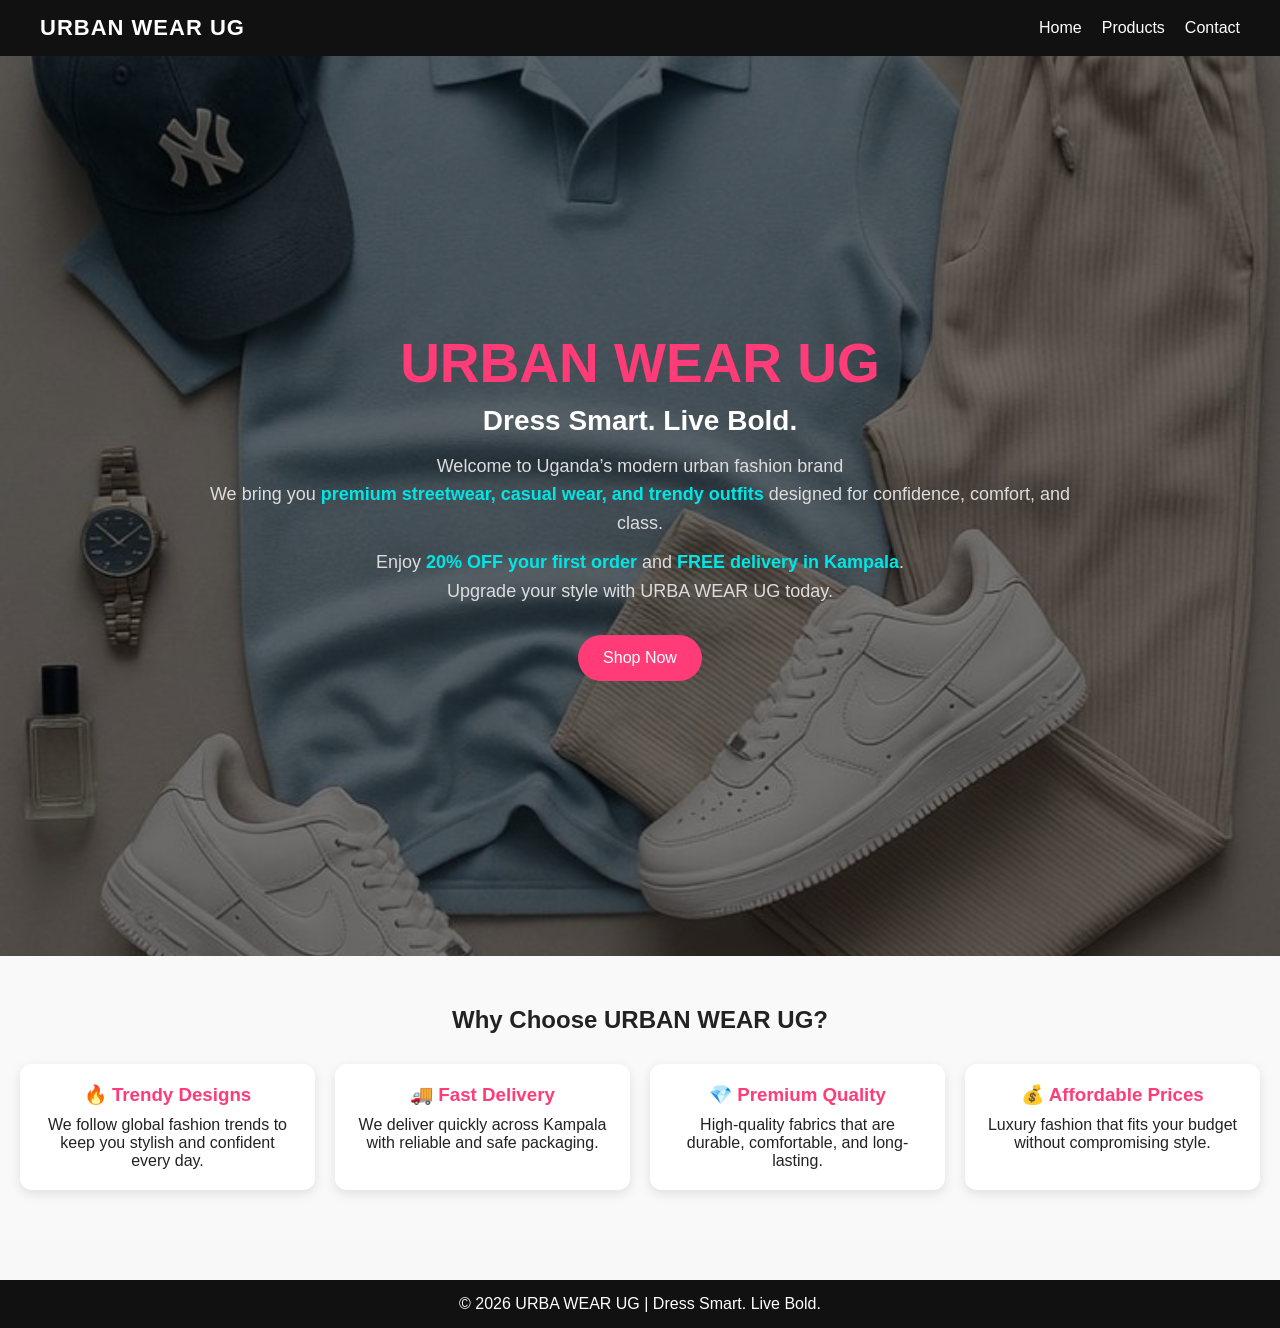
<file: index.html>
<!DOCTYPE html>
<html lang="en">
<head>
    <meta charset="UTF-8">
    <title>URBAN WEAR UG - Home</title>
    <link rel="stylesheet" href="style.css">

    <style>
        /* HERO BACKGROUND FULL PAGE */
        .hero {
            height: 100vh;
            background: url('fash2.jpg') center/cover no-repeat;
            position: relative;
            display: flex;
            align-items: center;
            justify-content: center;
            padding: 20px;
        }

        /* DARK OVERLAY FOR READABILITY */
        .hero::before {
            content: "";
            position: absolute;
            top:0;
            left:0;
            width:100%;
            height:100%;
            background:;
        }

        /* CONTENT BOX */
        .hero-content {
            position: relative;
            z-index: 2;
            text-align: center;
            max-width: 900px;
            color: #fff;
            animation: fadeIn 1.2s ease-in-out;
        }

        /* ANIMATION */
        @keyframes fadeIn {
            from {opacity: 0; transform: translateY(20px);}
            to {opacity: 1; transform: translateY(0);}
        }

        .hero h1 {
            font-size: 55px;
            color: #ff3c78;
            margin-bottom: 10px;
        }

        .hero h2 {
            font-size: 28px;
            margin-bottom: 15px;
            color: #ffffff;
        }

        .hero p {
            font-size: 18px;
            line-height: 1.6;
            color: #ddd;
        }

        .highlight {
            color: #00e6e6;
            font-weight: bold;
        }

        .btn {
            margin-top: 20px;
            padding: 14px 25px;
            background: #ff3c78;
            border: none;
            color: white;
            font-size: 16px;
            border-radius: 30px;
            cursor: pointer;
            transition: 0.3s;
        }

        .btn:hover {
            background: #00e6e6;
            color: #111;
        }

        /* INFO SECTION */
        .info-section {
            background: #f9f9f9;
            padding: 50px 20px;
            text-align: center;
        }

        .info-boxes {
            display: grid;
            grid-template-columns: repeat(auto-fit, minmax(250px, 1fr));
            gap: 20px;
            margin-top: 30px;
        }

        .box {
            background: white;
            padding: 20px;
            border-radius: 12px;
            box-shadow: 0 4px 12px rgba(0,0,0,0.1);
        }

        .box h3 {
            color: #ff3c78;
            margin-bottom: 10px;
        }

        footer {
            background: #111;
            color: white;
            text-align: center;
            padding: 15px;
        }
    </style>
</head>

<body>

<!-- NAVBAR -->
<nav>
    <h1>URBAN WEAR UG</h1>
    <ul>
        <li><a href="index.html">Home</a></li>
        <li><a href="products.html">Products</a></li>
        <li><a href="contact.html">Contact</a></li>
    </ul>
</nav>

<!-- HERO SECTION -->
<section class="hero">
    <div class="hero-content">
        <h1>URBAN WEAR UG</h1>
        <h2>Dress Smart. Live Bold.</h2>

        <p>
            Welcome to Uganda’s modern urban fashion brand<br>
            We bring you <span class="highlight">premium streetwear, casual wear, and trendy outfits</span>
            designed for confidence, comfort, and class.
        </p>

        <p>
            Enjoy <span class="highlight">20% OFF your first order</span> and
            <span class="highlight">FREE delivery in Kampala</span>.<br>
            Upgrade your style with URBA WEAR UG today.
        </p>

        <button class="btn" onclick="location.href='products.html'">
            Shop Now
        </button>
    </div>
</section>

<!-- INFO SECTION -->
<section class="info-section">
    <h2>Why Choose URBAN WEAR UG?</h2>

    <div class="info-boxes">

        <div class="box">
            <h3>🔥 Trendy Designs</h3>
            <p>We follow global fashion trends to keep you stylish and confident every day.</p>
        </div>

        <div class="box">
            <h3>🚚 Fast Delivery</h3>
            <p>We deliver quickly across Kampala with reliable and safe packaging.</p>
        </div>

        <div class="box">
            <h3>💎 Premium Quality</h3>
            <p>High-quality fabrics that are durable, comfortable, and long-lasting.</p>
        </div>

        <div class="box">
            <h3>💰 Affordable Prices</h3>
            <p>Luxury fashion that fits your budget without compromising style.</p>
        </div>

    </div>
</section>

<!-- FOOTER -->
<footer>
    <p>&copy; 2026 URBA WEAR UG | Dress Smart. Live Bold.</p>
</footer>

</body>
</html>
</file>
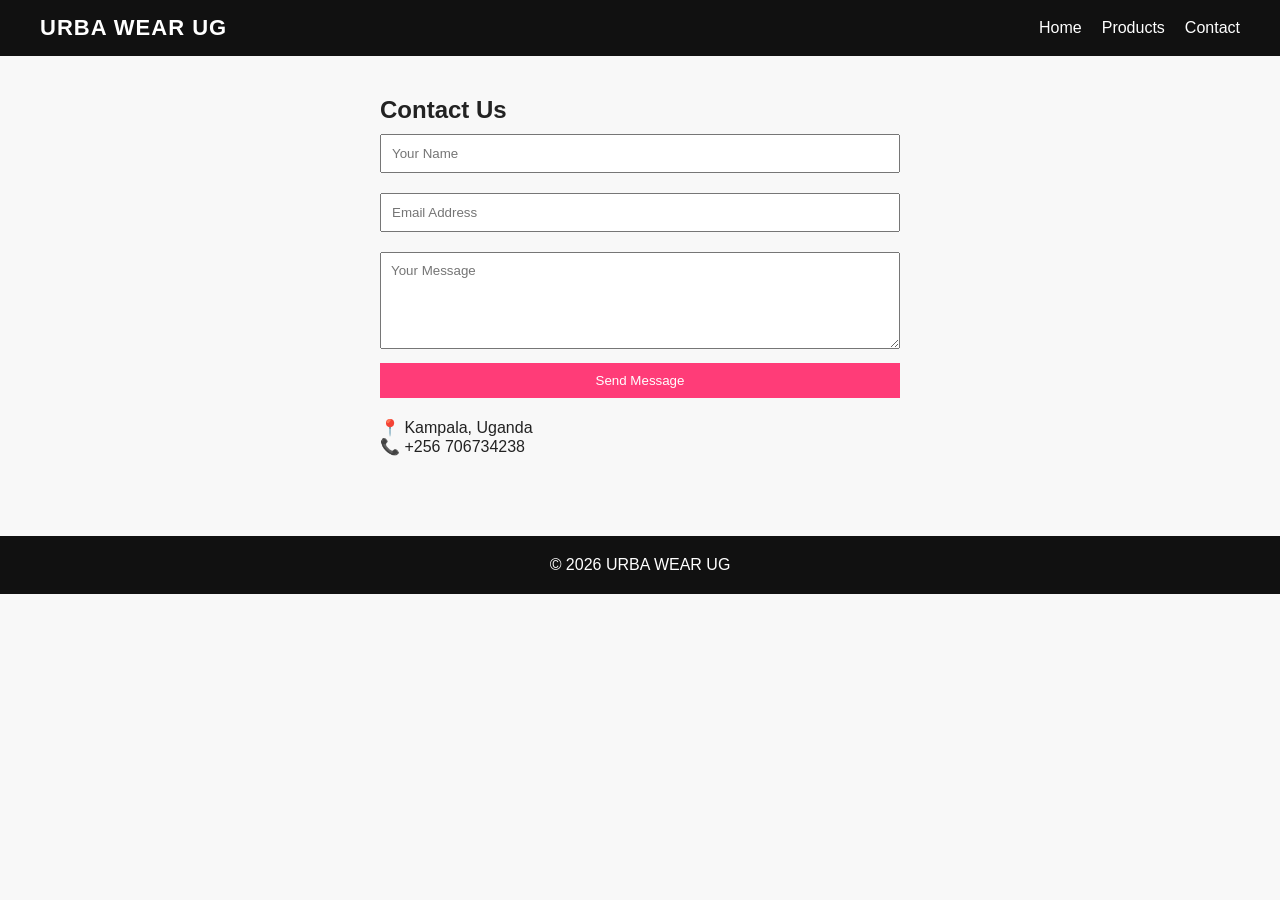
<file: contact.html>
<!DOCTYPE html>
<html>
<head>
    <title>Contact - URBA WEAR UG</title>
    <link rel="stylesheet" href="style.css">
</head>
<body>

<nav>
    <h1>URBA WEAR UG</h1>
    <ul>
        <li><a href="index.html">Home</a></li>
        <li><a href="products.html">Products</a></li>
        <li><a href="contact.html">Contact</a></li>
    </ul>
</nav>

<section class="contact">
    <h2>Contact Us</h2>

    <form>
        <input type="text" placeholder="Your Name" required>
        <input type="email" placeholder="Email Address" required>
        <textarea rows="5" placeholder="Your Message"></textarea>
        <button type="submit">Send Message</button>
    </form>

    <p style="margin-top:20px;">
        📍 Kampala, Uganda <br>
        📞 +256 706734238
    </p>
</section>

<footer>
    <p>&copy; 2026 URBA WEAR UG</p>
</footer>

</body>
</html>
</file>
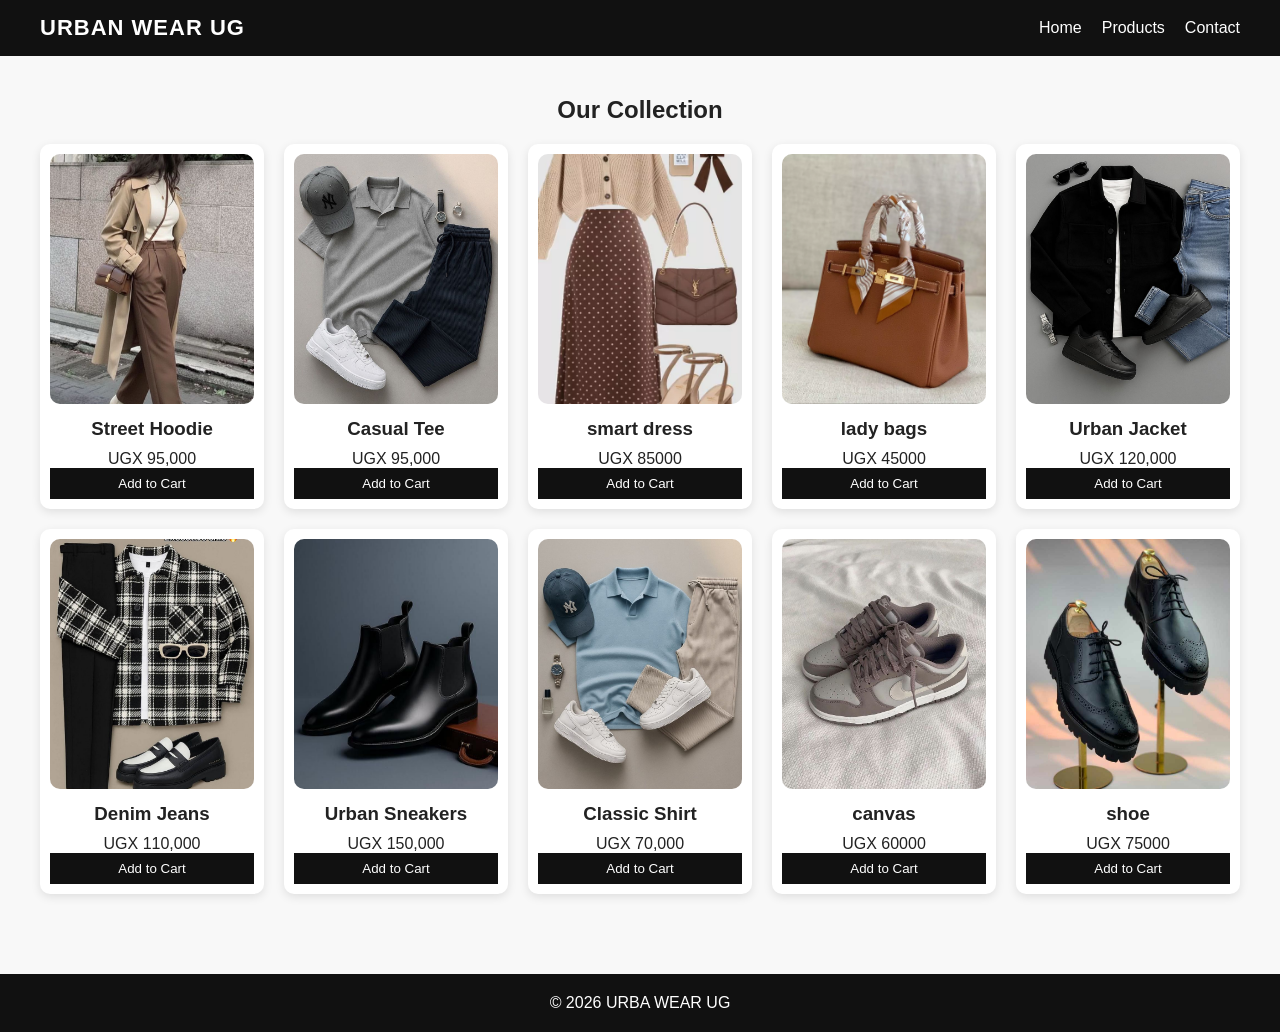
<file: products.html>
<!DOCTYPE html>
<html>
<head>
    <title>Products - URBAN WEAR UG</title>
    <link rel="stylesheet" href="style.css">
</head>
<body>

<nav>
    <h1>URBAN WEAR UG</h1>
    <ul>
        <li><a href="index.html">Home</a></li>
        <li><a href="products.html">Products</a></li>
        <li><a href="contact.html">Contact</a></li>
    </ul>
</nav>

<section class="products">
    <h2>Our Collection</h2>

    <div class="product-grid">

      

        <div class="product">
            <img src="fash7.jpg">
            <h3>Street Hoodie</h3>
            <p>UGX 95,000</p>
            <button onclick="addToCart('Street Hoodie')">Add to Cart</button>
        </div>


        <div class="product">
            <img src="fash1.jpg">
            <h3>Casual Tee</h3>
            <p>UGX 95,000</p>
            <button onclick="addToCart('Casual Tee')">Add to Cart</button>
        </div>
         <div class="product">
            <img src="fash5.webp">
            <h3>smart dress</h3>
            <p>UGX 85000</p>
            <button onclick="addToCart('Classic Shirt')">Add to Cart</button>
        </div>
         <div class="product">
            <img src="bag2.webp">
            <h3>lady bags</h3>
            <p>UGX 45000</p>
            <button onclick="addToCart('Classic Shirt')">Add to Cart</button>
        </div>
  <div class="product">
            <img src="fash4.jpg">
            <h3>Urban Jacket</h3>
            <p>UGX 120,000</p>
            <button onclick="addToCart('Urban Jacket')">Add to Cart</button>
        </div>
        <div class="product">
            <img src="fash3.jpg">
            <h3>Denim Jeans</h3>
            <p>UGX 110,000</p>
            <button onclick="addToCart('Denim Jeans')">Add to Cart</button>
        </div>

        <div class="product">
            <img src="sh1.jpg">
            <h3>Urban Sneakers</h3>
            <p>UGX 150,000</p>
            <button onclick="addToCart('Urban Sneakers')">Add to Cart</button>
        </div>

        <div class="product">
            <img src="fash2.jpg">
            <h3>Classic Shirt</h3>
            <p>UGX 70,000</p>
            <button onclick="addToCart('Classic Shirt')">Add to Cart</button>
        </div>
 
       
        <div class="product">
            <img src="sh5.jpg">
            <h3>canvas</h3>
            <p>UGX 60000</p>
            <button onclick="addToCart('Classic Shirt')">Add to Cart</button>
        </div>
         <div class="product">
            <img src="sh2.jpg">
            <h3>shoe</h3>
            <p>UGX 75000</p>
            <button onclick="addToCart('Classic Shirt')">Add to Cart</button>
        </div>
    </div>
</section>

<footer>
    <p>&copy; 2026 URBA WEAR UG</p>
</footer>

<script>
let cart = [];

function addToCart(product) {
    cart.push(product);
    alert(product + " added to cart!");
    console.log(cart);
}
</script>

</body>
</html>
</file>
<file: style.css>
/* GLOBAL STYLES */
* {
    margin: 0;
    padding: 0;
    box-sizing: border-box;
    font-family: 'Segoe UI', Tahoma, Geneva, Verdana, sans-serif;
}

body {
    background-color: #f8f8f8;
    color: #222;
}

/* NAVBAR */
nav {
    background: #111;
    padding: 15px 40px;
    display: flex;
    justify-content: space-between;
    align-items: center;
}

nav h1 {
    color: #fff;
    font-size: 22px;
    letter-spacing: 1px;
}

nav ul {
    list-style: none;
    display: flex;
    gap: 20px;
}

nav ul li a {
    color: white;
    text-decoration: none;
    transition: 0.3s;
}

nav ul li a:hover {
    color: #ff3c78;
}

/* HERO */
.hero {
    height: 90vh;
    background: url('https://images.unsplash.com/photo-1521334884684-d80222895322') center/cover no-repeat;
    display: flex;
    align-items: center;
    justify-content: center;
    text-align: center;
    color: white;
    position: relative;
}

.hero::after {
    content: "";
    position: absolute;
    top:0;
    left:0;
    width:100%;
    height:100%;
    background: rgba(0,0,0,0.5);
}

.hero-content {
    position: relative;
    z-index: 2;
}

.hero h2 {
    font-size: 50px;
}

.hero p {
    font-size: 20px;
    margin: 10px 0;
}

.btn {
    background: #ff3c78;
    color: white;
    padding: 12px 20px;
    border: none;
    cursor: pointer;
    margin-top: 10px;
    border-radius: 5px;
}

/* PRODUCTS */
.products {
    padding: 40px;
    text-align: center;
}

.product-grid {
    display: grid;
    grid-template-columns: repeat(auto-fit, minmax(220px, 1fr));
    gap: 20px;
    margin-top: 20px;
}

.product {
    background: white;
    padding: 10px;
    border-radius: 10px;
    box-shadow: 0 3px 10px rgba(0,0,0,0.1);
}

.product img {
    width: 100%;
    height: 250px;
    object-fit: cover;
    border-radius: 10px;
}

.product h3 {
    margin: 10px 0;
}

.product button {
    background: #111;
    color: white;
    padding: 8px;
    border: none;
    width: 100%;
    cursor: pointer;
}

/* CONTACT */
.contact {
    padding: 40px;
    max-width: 600px;
    margin: auto;
}

.contact input, .contact textarea {
    width: 100%;
    padding: 10px;
    margin: 10px 0;
}

.contact button {
    background: #ff3c78;
    color: white;
    padding: 10px;
    border: none;
    width: 100%;
}

/* FOOTER */
footer {
    text-align: center;
    padding: 20px;
    background: #111;
    color: white;
    margin-top: 40px;
}
</file>
